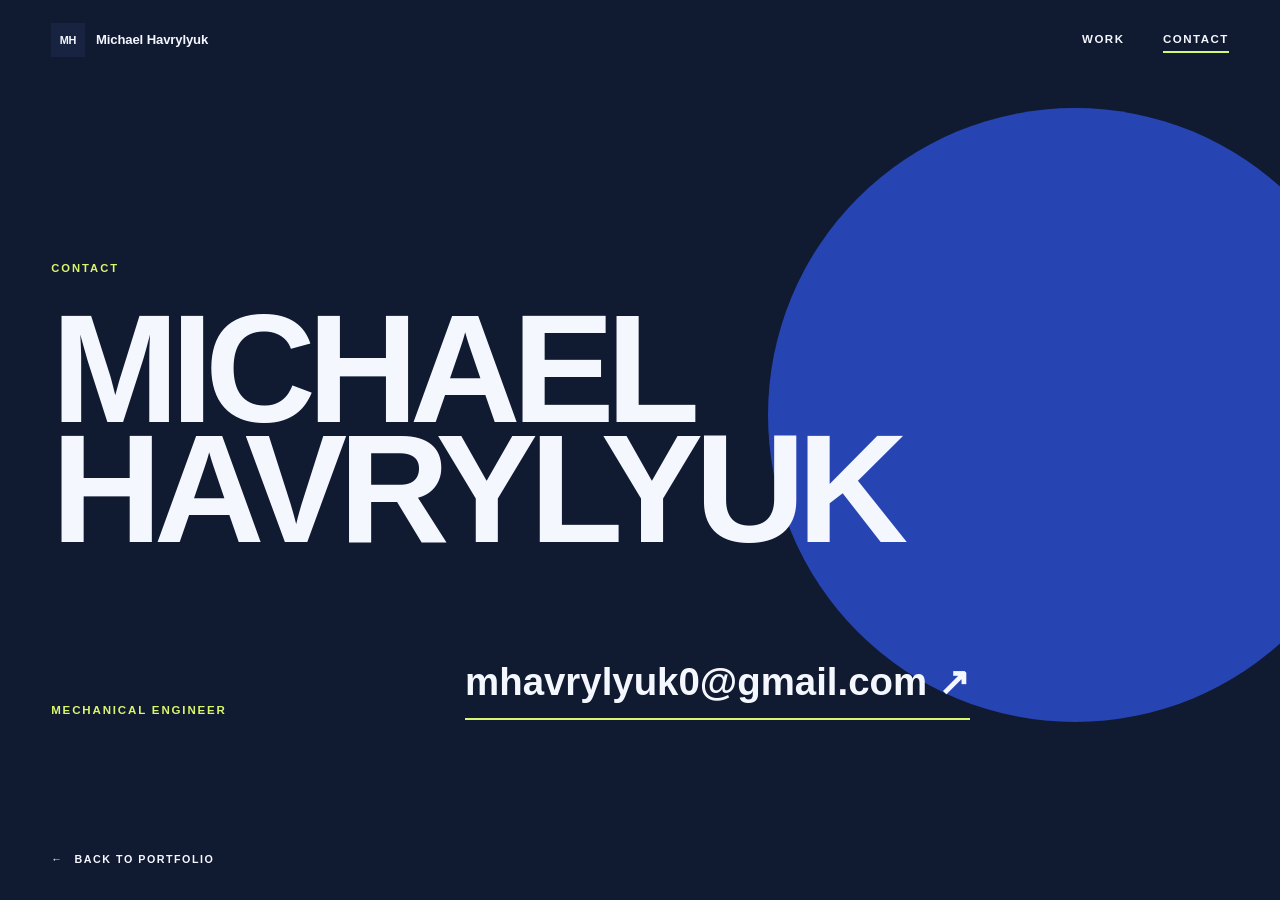
<file: contact.html>
<!doctype html>
<html lang="en">
<head>
  <meta charset="utf-8">
  <meta name="viewport" content="width=device-width, initial-scale=1">
  <meta name="description" content="Contact mechanical engineer Michael Havrylyuk.">
  <meta name="theme-color" content="#101a30">
  <title>Contact — Michael Havrylyuk</title>
  <link rel="icon" href="data:image/svg+xml,<svg xmlns=%22http://www.w3.org/2000/svg%22 viewBox=%220 0 100 100%22><rect width=%22100%22 height=%22100%22 rx=%2218%22 fill=%22%23101a30%22/><text x=%2250%22 y=%2268%22 text-anchor=%22middle%22 font-family=%22Arial%22 font-size=%2252%22 font-weight=%22700%22 fill=%22%23f5f7ff%22>MH</text></svg>">
  <link rel="stylesheet" href="styles.css">
  <script src="script.js" defer></script>
</head>
<body class="contact-page">
  <a class="skip-link" href="#main">Skip to content</a>

  <header class="site-header" data-header>
    <a class="wordmark" href="index.html" aria-label="Michael Havrylyuk, home">
      <span class="wordmark-mark" aria-hidden="true">MH</span>
      <span>Michael Havrylyuk</span>
    </a>
    <button class="menu-toggle" type="button" aria-expanded="false" aria-controls="site-nav" data-menu-toggle>
      <span>Menu</span><i aria-hidden="true"></i>
    </button>
    <nav class="site-nav" id="site-nav" aria-label="Primary navigation" data-nav>
      <a href="index.html#work">Work</a>
      <a href="contact.html" aria-current="page">Contact</a>
    </nav>
  </header>

  <main id="main" class="contact-main">
    <section class="contact-hero" aria-labelledby="contact-title">
      <p class="contact-kicker">Contact</p>
      <h1 id="contact-title">Michael<br>Havrylyuk</h1>
      <div class="contact-details">
        <p>Mechanical Engineer</p>
        <a href="mailto:mhavrylyuk0@gmail.com">mhavrylyuk0@gmail.com <span aria-hidden="true">↗</span></a>
      </div>
      <a class="contact-back" href="index.html"><span aria-hidden="true">←</span> Back to portfolio</a>
    </section>
  </main>
</body>
</html>
</file>
<file: styles.css>
/* Michael Havrylyuk — portfolio */
:root {
  --paper: #f5f7ff;
  --paper-2: #e5ebf7;
  --ink: #172340;
  --muted: #53617a;
  --accent: #3155e7;
  --highlight: #d9f66f;
  --highlight-ink: #4b631b;
  --dark: #101a30;
  --line: rgba(23, 35, 64, .18);
  --pad: clamp(1.25rem, 4vw, 4.5rem);
  --radius: .25rem;
  --display: "Arial Narrow", "Helvetica Neue", Arial, sans-serif;
  --body: Inter, "Helvetica Neue", Arial, sans-serif;
  --caps-spacing: .02em;
}

* { box-sizing: border-box; }
html { scroll-behavior: smooth; }
body { margin: 0; color: var(--ink); background: var(--paper); font-family: var(--body); line-height: 1.55; overflow-x: hidden; }
body.lightbox-open { overflow: hidden; }
img { display: block; width: 100%; }
button, a { color: inherit; }
button { font: inherit; }
a { text-decoration: none; }
::selection { color: var(--paper); background: var(--accent); }

.skip-link { position: fixed; z-index: 100; left: 1rem; top: 1rem; padding: .7rem 1rem; background: var(--ink); color: var(--paper); transform: translateY(-150%); transition: transform .2s; }
.skip-link:focus { transform: none; }
.site-header { position: fixed; z-index: 50; inset: 0 0 auto; height: 5rem; padding: 0 var(--pad); display: flex; align-items: center; justify-content: space-between; transition: background .3s, height .3s; }
.site-header.scrolled { height: 4.2rem; background: rgba(245,247,255,.92); backdrop-filter: blur(14px); }
.wordmark { display: flex; align-items: center; gap: .7rem; font-size: .82rem; font-weight: 750; letter-spacing: -.01em; transition: color .3s; }
.site-header:not(.scrolled) .wordmark > span:last-child { color: var(--paper); }
.wordmark-mark { display: grid; place-items: center; width: 2.1rem; aspect-ratio: 1; color: var(--paper); background: var(--ink); font-size: .68rem; letter-spacing: -.03em; }
.site-nav { display: flex; align-items: center; gap: clamp(1.2rem, 3vw, 3.5rem); font-size: .72rem; font-weight: 700; text-transform: uppercase; letter-spacing: calc(.11em + var(--caps-spacing)); }
.site-nav a { position: relative; padding: .8rem 0; }
.site-nav a::after { content: ""; position: absolute; left: 0; right: 100%; bottom: .55rem; height: 2px; background: var(--accent); transition: right .25s; }
.site-nav a:hover::after, .site-nav a:focus-visible::after { right: 0; }
.menu-toggle { display: none; border: 0; background: transparent; text-transform: uppercase; font-size: .7rem; font-weight: 800; letter-spacing: calc(.1em + var(--caps-spacing)); }
.site-header:not(.scrolled) .menu-toggle { color: var(--paper); }
@media (min-width: 951px) {
  .site-header:not(.scrolled) .site-nav { color: var(--paper); }
  .site-header:not(.scrolled) .site-nav a::after { background: var(--highlight); }
}

.hero { position: relative; height: 100svh; min-height: 38rem; display: grid; place-items: center; overflow: hidden; color: var(--paper); background: var(--dark); contain: layout paint; }
.hero-slides, .hero-slide, .hero-shade { position: absolute; inset: 0; width: 100%; height: 100%; }
.hero-slide { opacity: 0; transition: opacity .7s ease; }
.hero-slide.is-active { opacity: 1; }
.hero-slide img { width: 100%; height: 100%; object-fit: cover; object-position: center; }
.hero-slide:first-child img { object-position: center 45%; }
.hero-shade { z-index: 1; background: linear-gradient(90deg, rgba(16,26,48,.68), rgba(16,26,48,.18) 60%, rgba(16,26,48,.38)), linear-gradient(0deg, rgba(16,26,48,.55), transparent 52%); }
.hero-copy { position: relative; z-index: 2; width: 100%; padding: 0 clamp(5rem, 10vw, 11rem); }
.eyebrow { margin: 0 0 2rem; display: flex; align-items: center; gap: .75rem; color: var(--muted); font-size: .67rem; line-height: 1.3; font-weight: 800; text-transform: uppercase; letter-spacing: calc(.13em + var(--caps-spacing)); }
.eyebrow > span { display: none; }
.hero h1, .section-heading h2 { margin: 0; font-family: var(--display); font-size: clamp(4rem, 9.4vw, 9rem); line-height: .82; letter-spacing: calc(-.075em + var(--caps-spacing)); text-transform: uppercase; }
.hero h1 { max-width: 10ch; color: var(--paper); text-shadow: 0 .08em .35em rgba(16,26,48,.3); }
.hero-copy > p { margin: 1.5rem 0 0; color: var(--highlight); font-size: clamp(1rem, 1.7vw, 1.5rem); font-weight: 800; text-transform: uppercase; letter-spacing: calc(.16em + var(--caps-spacing)); }
.carousel-arrow { position: absolute; z-index: 3; top: 50%; width: 3.5rem; height: 3.5rem; display: grid; place-items: center; border: 1px solid rgba(245,247,255,.65); border-radius: 50%; color: var(--paper); background: rgba(16,26,48,.28); font-size: 1.5rem; cursor: pointer; transform: translateY(-50%); transition: color .2s, background .2s, border-color .2s; }
.carousel-arrow:hover, .carousel-arrow:focus-visible { color: var(--ink); background: var(--highlight); border-color: var(--highlight); }
.carousel-prev { left: var(--pad); }
.carousel-next { right: var(--pad); }
.carousel-status { position: absolute; z-index: 3; right: var(--pad); bottom: 2rem; margin: 0; font-size: .7rem; font-weight: 800; letter-spacing: .14em; }
.carousel-status span { color: var(--highlight); }
em { color: var(--accent); font-style: normal; }
.button { display: inline-flex; justify-content: space-between; align-items: center; gap: 2rem; padding: 1rem 1.2rem; font-size: .72rem; font-weight: 800; text-transform: uppercase; letter-spacing: calc(.09em + var(--caps-spacing)); }
.button-dark { color: var(--paper); background: var(--ink); }
.button-dark:hover { background: var(--accent); }
.text-link { padding: .5rem 0; font-size: .82rem; font-weight: 700; }

.metrics { display: grid; grid-template-columns: repeat(4, 1fr); }
.metrics div { min-height: 10rem; padding: 2rem var(--pad); display: flex; align-items: center; gap: 1rem; border-right: 1px solid var(--line); }
.metrics div:last-child { border: 0; }
.metrics strong { font-family: var(--display); font-size: clamp(2rem, 4vw, 4rem); line-height: 1; letter-spacing: -.06em; }
.metrics span { color: var(--muted); font-size: .68rem; line-height: 1.4; text-transform: uppercase; letter-spacing: calc(.08em + var(--caps-spacing)); }

.work { padding: clamp(6rem, 11vw, 11rem) var(--pad); }
.section-heading { display: grid; grid-template-columns: 1.3fr .7fr; gap: 4rem; align-items: end; margin-bottom: clamp(5rem, 10vw, 10rem); }
.section-heading h2 { font-size: clamp(3.7rem, 8vw, 8rem); }
.section-heading > p { max-width: 31rem; margin: 0 0 .5rem; color: var(--muted); font-size: 1rem; }
.project-number { font-family: var(--display); font-size: clamp(4rem, 8vw, 8rem); font-weight: 800; line-height: .8; letter-spacing: -.08em; color: transparent; -webkit-text-stroke: 1px var(--accent); }
.feature { display: grid; grid-template-columns: .18fr .75fr 1.07fr; gap: 3vw; padding-bottom: clamp(7rem, 12vw, 12rem); }
.feature-copy { align-self: center; }
.project-type { margin: 0 0 1rem; color: var(--accent); font-size: .63rem; font-weight: 800; text-transform: uppercase; letter-spacing: calc(.12em + var(--caps-spacing)); }
.feature h3, .case-study h3, .robotics-intro h3, .sk-header h3 { margin: 0 0 2rem; font-family: var(--display); font-size: clamp(3rem, 5.2vw, 5.8rem); line-height: .87; letter-spacing: calc(-.06em + var(--caps-spacing)); text-transform: uppercase; }
.project-lede { font-size: 1.08rem; font-weight: 600; }
.feature-copy > p:not(.project-type) { max-width: 34rem; }
.skill-list { display: flex; flex-wrap: wrap; gap: .45rem; margin: 2rem 0 0; padding: 0; list-style: none; }
.skill-list li { padding: .43rem .65rem; border: 1px solid var(--line); font-size: .62rem; font-weight: 700; text-transform: uppercase; letter-spacing: calc(.06em + var(--caps-spacing)); }
.feature-media { position: relative; min-height: 43rem; }
.image-button { border: 0; padding: 0; background: transparent; cursor: zoom-in; }
.project-image { display: block; width: 100%; min-width: 0; }
.media-main { position: absolute; inset: 0; overflow: hidden; }
.media-main img { height: 100%; object-fit: cover; object-position: center; transition: transform .6s; }
.media-main:hover img { transform: scale(1.02); }
.media-main span { position: absolute; left: 1rem; bottom: 1rem; padding: .4rem .6rem; color: var(--paper); background: var(--ink); font-size: .6rem; font-weight: 700; text-transform: uppercase; letter-spacing: calc(.09em + var(--caps-spacing)); }
.iteration-history { grid-column: 2 / -1; margin-top: 2rem; }
.iteration-history h4 { margin: 0 0 1.2rem; font-family: var(--display); font-size: clamp(1.8rem, 3vw, 3rem); line-height: 1; letter-spacing: calc(-.04em + var(--caps-spacing)); text-transform: uppercase; }
.iteration-strip { display: grid; grid-template-columns: repeat(3, 1fr); gap: .75rem; }
.iteration-strip figure { margin: 0; }
.iteration-strip button { display: block; width: 100%; }
.iteration-strip img { height: 20rem; object-fit: cover; background: var(--dark); filter: saturate(.8); }
.iteration-strip figcaption { padding: .7rem 0; color: var(--muted); font-size: .65rem; font-weight: 700; text-transform: uppercase; letter-spacing: calc(.08em + var(--caps-spacing)); }

.case-study { position: relative; left: calc(-1 * var(--pad)); width: calc(100% + 2 * var(--pad)); min-height: 48rem; display: grid; grid-template-columns: 1.05fr .95fr; }
.case-study-dark { color: var(--paper); background: var(--accent); }
.case-study-dark .project-type { color: var(--highlight); }
.case-photo { position: relative; overflow: hidden; }
.case-photo img { height: 100%; object-fit: cover; object-position: center; transition: transform .7s; }
.case-photo:hover img { transform: scale(1.025); }
.photo-label { position: absolute; left: 1.5rem; bottom: 1.5rem; padding: .55rem .7rem; background: var(--paper); color: var(--ink); font-size: .6rem; font-weight: 800; text-transform: uppercase; letter-spacing: calc(.08em + var(--caps-spacing)); }
.case-copy { padding: clamp(3rem, 7vw, 7rem); align-self: center; }
.process-list { margin: 2rem 0 0; }
.process-list > div { display: grid; grid-template-columns: 5rem 1fr; gap: 1rem; padding: 1.1rem 0; }
.process-list dt { color: var(--accent); font-size: .63rem; font-weight: 800; text-transform: uppercase; letter-spacing: calc(.1em + var(--caps-spacing)); }
.case-study-dark .process-list dt { color: var(--highlight); }
.process-list dd { margin: 0; font-size: .86rem; }
.case-thumbs { display: grid; grid-template-columns: repeat(3, 1fr); gap: .5rem; margin-top: 2rem; }
.case-thumbs img { height: 7rem; object-fit: cover; object-position: center; filter: saturate(.7); transition: filter .3s; }
.case-thumbs button:hover img { filter: saturate(1); }
.case-study-light { grid-template-columns: .8fr 1.2fr; min-height: auto; color: var(--ink); background: var(--paper-2); }
.result-callout { display: flex; align-items: center; gap: 1.2rem; }
.result-callout strong { color: var(--accent); font-family: var(--display); font-size: 5rem; line-height: 1; letter-spacing: -.06em; }
.result-callout span { font-size: .65rem; font-weight: 800; text-transform: uppercase; letter-spacing: calc(.08em + var(--caps-spacing)); }
.topology-sequence { padding: 3rem 3rem 3rem 0; display: grid; grid-template-columns: repeat(3, 1fr); gap: .7rem; align-items: center; }
.topology-sequence figure { margin: 0; background: var(--paper); }
.topology-sequence figure:nth-child(2) { transform: translateY(3rem); }
.topology-sequence img { height: 21rem; object-fit: cover; object-position: center; }
.topology-sequence figcaption { padding: 1rem; font-size: .65rem; font-weight: 800; text-transform: uppercase; letter-spacing: calc(.08em + var(--caps-spacing)); }
.topology-sequence figcaption span { color: var(--highlight-ink); margin-right: .5rem; }

.robotics-intro { display: grid; grid-template-columns: 1.25fr .75fr; gap: 4rem; align-items: end; padding: clamp(8rem, 13vw, 13rem) 0 5rem; }
.robotics-intro h3 { margin: 0; font-size: clamp(4rem, 8vw, 8rem); }
.robotics-intro > p { max-width: 30rem; color: var(--muted); }
.project-grid { display: grid; grid-template-columns: repeat(2, 1fr); gap: clamp(3rem, 6vw, 7rem) 2rem; }
.project-card { position: relative; }
.project-card-wide { grid-column: span 2; display: grid; grid-template-columns: 1.1fr .65fr .45fr; gap: 1.5rem; align-items: end; }
.card-image { position: relative; display: block; width: 100%; aspect-ratio: 1 / 1; overflow: hidden; background: var(--dark); }
.card-image img { width: 100%; height: 100%; object-fit: cover; object-position: center; transition: transform .6s; }
.media-square .card-image { aspect-ratio: .99 / 1; }
.media-portrait .card-image { aspect-ratio: .52 / 1; }
.media-tall .card-image { aspect-ratio: .81 / 1; }
.media-standard .card-image { aspect-ratio: 1.16 / 1; }
.media-wide .card-image { aspect-ratio: 1.78 / 1; }
.media-ultrawide .card-image { aspect-ratio: 1.95 / 1; }
.project-card-photo .card-image img { object-fit: cover; }
.card-image:hover img { transform: scale(1.025); }
.card-year, .expand { position: absolute; padding: .45rem .6rem; font-size: .6rem; font-weight: 800; text-transform: uppercase; letter-spacing: calc(.08em + var(--caps-spacing)); }
.card-year { left: .8rem; top: .8rem; color: var(--ink); background: var(--highlight); }
.expand { right: .8rem; bottom: .8rem; color: var(--ink); background: var(--paper); opacity: 0; transform: translateY(.4rem); transition: opacity .2s, transform .2s; }
.card-image:hover .expand, .card-image:focus-visible .expand { opacity: 1; transform: none; }
.card-copy { padding-top: 1.4rem; }
.card-copy h4 { margin: 0 0 .8rem; font-family: var(--display); font-size: clamp(2rem, 3vw, 3.4rem); line-height: .92; letter-spacing: calc(-.05em + var(--caps-spacing)); text-transform: uppercase; }
.card-copy > p:not(.project-type, .card-result) { max-width: 35rem; color: var(--muted); font-size: .85rem; }
.card-result { padding-top: .8rem; font-size: .78rem; font-weight: 600; }
.card-result span { display: block; margin-bottom: .2rem; color: var(--accent); font-size: .58rem; text-transform: uppercase; letter-spacing: calc(.1em + var(--caps-spacing)); }
.card-secondary { width: 100%; height: auto; aspect-ratio: .75 / 1; object-fit: cover; background: var(--paper-2); }
.card-secondary img { height: 100%; object-fit: cover; }
.project-card-horizontal { grid-column: span 2; display: grid; grid-template-columns: 1.2fr .8fr; gap: 2rem; align-items: center; padding-top: 2rem; }

.sk-robotics { margin-top: clamp(8rem, 13vw, 13rem); }
.sk-header { display: grid; grid-template-columns: 1fr 1fr; gap: 2rem; align-items: end; margin-bottom: 4rem; }
.sk-header .eyebrow { grid-column: span 2; }
.sk-header h3 { margin: 0; font-size: clamp(3.8rem, 7vw, 7rem); }
.sk-header > p:last-child { max-width: 30rem; color: var(--muted); }
.sk-systems { display: grid; grid-template-columns: repeat(3, 1fr); border: 1px solid var(--line); }
.system-card { position: relative; padding: 1.5rem; border-right: 1px solid var(--line); }
.system-card:last-child { border: 0; }
.system-no { font-family: var(--display); font-size: 2rem; font-weight: 800; }
.system-card img { width: 100%; height: auto; object-fit: cover; mix-blend-mode: multiply; }
.system-card:nth-child(1) img { aspect-ratio: .8 / 1; }
.system-card:nth-child(2) img { aspect-ratio: 1.39 / 1; }
.system-card:nth-child(3) img { aspect-ratio: 1.33 / 1; }
.system-card h4 { margin: 1rem 0 .5rem; font-family: var(--display); font-size: 2.5rem; text-transform: uppercase; letter-spacing: calc(-.05em + var(--caps-spacing)); }
.system-card p { color: var(--muted); font-size: .78rem; }
.sk-build { max-width: 58rem; display: grid; grid-template-columns: 3fr 1fr; align-items: end; gap: 1.5rem; margin: 2rem auto 0; }
.sk-build img { width: 100%; height: auto; aspect-ratio: .75 / 1; object-fit: cover; object-position: center; }
.sk-build p { margin: 0; padding-top: 1rem; font-size: .75rem; }
.sk-build p span { display: block; margin-bottom: .5rem; color: var(--accent); font-size: .6rem; font-weight: 800; text-transform: uppercase; letter-spacing: calc(.1em + var(--caps-spacing)); }

.small-projects { padding-top: clamp(8rem, 13vw, 13rem); }
.section-heading.compact { margin-bottom: 5rem; }
.section-heading.compact h2 { font-size: clamp(3.8rem, 7vw, 7rem); }
.small-grid { display: grid; grid-template-columns: repeat(2, 1fr); gap: 2rem; }
.small-card { position: relative; }
.small-card-images { display: grid; grid-template-columns: minmax(0, 1.3fr) minmax(0, .7fr); height: 29rem; overflow: hidden; background: var(--dark); }
.small-card-images > * { min-width: 0; min-height: 0; }
.small-card-images .image-button { display: block; width: 100%; height: 100%; overflow: hidden; }
.small-card-images img { display: block; width: 100%; height: 100%; object-fit: cover; }
.small-card-images > img { padding: 0; }
.longboard-images { grid-template-columns: minmax(0, 1fr) minmax(0, .55fr); background: var(--paper-2); }
.small-card-copy { display: grid; grid-template-columns: auto 1fr; gap: 2rem; padding: 1.8rem 0; }
.small-card-copy .project-number { font-size: 3.5rem; }
.small-card-copy h3 { margin: 0; font-family: var(--display); font-size: 2.8rem; line-height: 1; text-transform: uppercase; letter-spacing: calc(-.05em + var(--caps-spacing)); }

.site-footer { padding: 2rem var(--pad); background: var(--dark); color: var(--paper); }
.footer-links { display: grid; grid-template-columns: repeat(3, 1fr); }
.footer-links a { display: flex; justify-content: space-between; padding: 1.3rem 1rem; border-right: 1px solid rgba(245,247,255,.2); font-size: .68rem; font-weight: 800; text-transform: uppercase; letter-spacing: calc(.09em + var(--caps-spacing)); }
.footer-links a:hover { background: var(--accent); color: var(--paper); }
.footer-links a:last-child { border: 0; }
.footer-base { display: grid; grid-template-columns: 1fr 1fr 1fr; padding-top: 2rem; font-size: .63rem; font-weight: 700; text-transform: uppercase; letter-spacing: calc(.08em + var(--caps-spacing)); }
.footer-base p { margin: 0; }
.footer-base p:nth-child(2) { text-align: center; }
.footer-base a { justify-self: end; }

.contact-page { min-height: 100svh; background: var(--dark); }
.contact-page .site-header:not(.scrolled) { color: var(--paper); }
.contact-page .site-header:not(.scrolled) .menu-toggle i,
.contact-page .site-header:not(.scrolled) .menu-toggle i::after { background: var(--paper); }
.contact-page .site-nav a[aria-current="page"]::after { right: 0; background: var(--highlight); }
.contact-main { min-height: 100svh; }
.contact-hero { position: relative; min-height: 100svh; padding: clamp(8rem, 16vh, 11rem) var(--pad) 4rem; display: flex; flex-direction: column; justify-content: center; color: var(--paper); overflow: hidden; }
.contact-hero::before { content: ""; position: absolute; width: min(48vw, 42rem); aspect-ratio: 1; right: -8%; top: 12%; border-radius: 50%; background: var(--accent); opacity: .72; }
.contact-kicker { position: relative; z-index: 1; margin: 0 0 2rem; color: var(--highlight); font-size: .7rem; font-weight: 800; text-transform: uppercase; letter-spacing: calc(.16em + var(--caps-spacing)); }
.contact-hero h1 { position: relative; z-index: 1; max-width: 8ch; margin: 0; font-family: var(--display); font-size: clamp(4.5rem, 12vw, 12rem); line-height: .78; letter-spacing: calc(-.075em + var(--caps-spacing)); text-transform: uppercase; }
.contact-details { position: relative; z-index: 1; display: grid; grid-template-columns: .5fr 1fr; gap: 2rem; align-items: end; margin-top: clamp(3rem, 8vw, 7rem); }
.contact-details p { margin: 0; color: var(--highlight); font-size: .72rem; font-weight: 800; text-transform: uppercase; letter-spacing: calc(.14em + var(--caps-spacing)); }
.contact-details a { width: fit-content; max-width: 100%; padding-bottom: .4rem; color: var(--paper); font-size: clamp(1.3rem, 3vw, 3rem); font-weight: 750; border-bottom: 2px solid var(--highlight); overflow-wrap: anywhere; }
.contact-details a:hover { color: var(--highlight); }
.contact-back { position: absolute; z-index: 1; left: var(--pad); bottom: 2rem; display: flex; gap: .7rem; align-items: center; color: var(--paper); font-size: .67rem; font-weight: 800; text-transform: uppercase; letter-spacing: calc(.12em + var(--caps-spacing)); }

.lightbox { width: 100%; height: 100%; max-width: none; max-height: none; margin: 0; padding: 4rem; border: 0; color: var(--paper); background: transparent; }
.lightbox::backdrop { background: transparent; -webkit-backdrop-filter: blur(12px); backdrop-filter: blur(12px); animation: lightbox-fade-in .25s ease both; }
.lightbox[open] { display: grid; place-items: center; }
.lightbox figure { max-width: min(90vw, 78rem); max-height: 82vh; margin: 0; animation: lightbox-image-in .25s ease-out both; }
.lightbox.is-closing { animation: lightbox-fade-out .2s ease both; }
.lightbox.is-closing::backdrop { animation: lightbox-fade-out .2s ease both; }
.lightbox.is-closing figure { animation: lightbox-image-out .2s ease both; }
@keyframes lightbox-fade-in { from { opacity: 0; } to { opacity: 1; } }
@keyframes lightbox-fade-out { from { opacity: 1; } to { opacity: 0; } }
@keyframes lightbox-image-in { from { opacity: 0; transform: translateY(.5rem) scale(.97); } to { opacity: 1; transform: none; } }
@keyframes lightbox-image-out { from { opacity: 1; transform: none; } to { opacity: 0; transform: translateY(.3rem) scale(.98); } }
.lightbox img { max-width: 100%; max-height: 76vh; object-fit: contain; }
.lightbox figcaption { width: fit-content; max-width: 100%; margin: 1rem auto 0; padding: .75rem 1.2rem; color: var(--paper); background: var(--ink); border-radius: var(--radius); font-size: .72rem; text-transform: uppercase; letter-spacing: calc(.1em + var(--caps-spacing)); text-align: center; }
.lightbox figcaption:empty { display: none; }
.lightbox-close { position: fixed; z-index: 2; right: 1.5rem; top: 1.5rem; padding: .6rem .8rem; border: 1px solid rgba(245,247,255,.5); border-radius: var(--radius); color: var(--paper); background: var(--dark); font-size: .65rem; font-weight: 800; text-transform: uppercase; letter-spacing: calc(.1em + var(--caps-spacing)); cursor: pointer; }
.lightbox-close:hover, .lightbox-close:focus-visible { background: var(--accent); }
.lightbox-close span { margin-left: .5rem; font-size: 1rem; }

.reveal { opacity: 0; transform: translateY(2rem); transition: opacity .75s ease, transform .75s ease; }
.reveal[data-delay="1"] { transition-delay: .12s; }
.reveal[data-delay="2"] { transition-delay: .24s; }
.reveal.is-visible { opacity: 1; transform: none; }
@media (prefers-reduced-motion: reduce) { html { scroll-behavior: auto; } *, *::before, *::after { animation-duration: .01ms !important; transition-duration: .01ms !important; } .reveal { opacity: 1; transform: none; } }

@media (max-width: 950px) {
  .site-header { height: 4.5rem; }
  .menu-toggle { display: flex; align-items: center; gap: .7rem; cursor: pointer; }
  .menu-toggle i, .menu-toggle i::after { display: block; width: 1.4rem; height: 2px; background: var(--ink); transition: transform .25s; }
  .site-header:not(.scrolled) .menu-toggle i, .site-header:not(.scrolled) .menu-toggle i::after { background: var(--paper); }
  .menu-toggle i { position: relative; }
  .menu-toggle i::after { content: ""; position: absolute; top: .35rem; }
  .menu-toggle[aria-expanded="true"] i { transform: rotate(45deg); }
  .menu-toggle[aria-expanded="true"] i::after { top: 0; transform: rotate(90deg); }
  .site-nav { position: fixed; inset: 4.5rem 0 auto; padding: 2rem var(--pad); display: grid; gap: .6rem; color: var(--ink); background: var(--paper); transform: translateY(-130%); visibility: hidden; transition: transform .3s, visibility .3s; }
  .site-nav.is-open { transform: none; visibility: visible; }
  .site-nav a { font-size: 1.1rem; }
  .metrics { grid-template-columns: repeat(2, 1fr); }
  .metrics div:nth-child(2) { border-right: 0; }
  .section-heading { grid-template-columns: 1fr; gap: 2rem; }
  .feature { grid-template-columns: .15fr .85fr; }
  .feature-media { grid-column: span 2; }
  .iteration-history { grid-column: span 2; }
  .case-study { grid-template-columns: 1fr; }
  .case-photo { min-height: 38rem; }
  .case-study-light { grid-template-columns: 1fr; }
  .topology-sequence { padding: 0 2rem 5rem; }
  .robotics-intro { grid-template-columns: 1fr; gap: 2rem; }
  .project-card-wide { grid-template-columns: 1fr 1fr; }
  .project-card-wide .card-image { grid-column: span 2; }
  .project-card-wide .card-secondary { width: 100%; }
  .sk-systems { grid-template-columns: 1fr; }
  .system-card { display: grid; grid-template-columns: 3rem 1fr 1fr; gap: 1rem; align-items: center; border-right: 0; }
  .system-card .project-image { grid-row: span 2; }
  .system-card h4 { margin: 0; }
  .small-grid { grid-template-columns: 1fr; }
}

@media (max-width: 650px) {
  :root { --pad: 1.15rem; }
  .wordmark > span:last-child { display: none; }
  .hero { min-height: 100svh; }
  .hero-copy { padding: 0 4.5rem; }
  .hero h1 { font-size: clamp(3.6rem, 17vw, 5.5rem); }
  .hero-copy > p { font-size: .78rem; letter-spacing: calc(.12em + var(--caps-spacing)); }
  .carousel-arrow { width: 2.8rem; height: 2.8rem; }
  .carousel-prev { left: .7rem; }
  .carousel-next { right: .7rem; }
  .metrics div { min-height: 8rem; padding: 1.4rem 1rem; flex-direction: column; align-items: flex-start; gap: .5rem; }
  .metrics strong { font-size: 2.6rem; }
  .section-heading { margin-bottom: 5rem; }
  .feature { display: block; }
  .feature > * { margin-bottom: 2rem; }
  .feature-media { min-height: 31rem; }
  .iteration-history { margin-top: 2rem; }
  .iteration-strip { grid-template-columns: 1fr; }
  .iteration-strip img { height: auto; max-height: 28rem; }
  .case-photo { min-height: 28rem; }
  .case-copy { padding: 3rem 1.2rem; }
  .process-list > div { grid-template-columns: 1fr; gap: .4rem; }
  .case-thumbs img { height: 5.5rem; }
  .topology-sequence { grid-template-columns: 1fr; padding: 1rem 1.2rem 4rem; }
  .topology-sequence figure:nth-child(2) { transform: none; }
  .topology-sequence img { height: 17rem; }
  .project-grid { grid-template-columns: 1fr; }
  .project-card-wide, .project-card-horizontal { grid-column: auto; display: block; }
  .project-card-wide .card-image { grid-column: auto; }
  .card-secondary { margin-top: 1rem; height: auto; }
  .sk-header { grid-template-columns: 1fr; }
  .sk-header .eyebrow { grid-column: auto; }
  .system-card { grid-template-columns: 2rem 1fr; }
  .system-card .project-image { grid-column: span 2; grid-row: auto; }
  .system-card p { grid-column: span 2; }
  .sk-build { grid-template-columns: 1fr; margin-left: 0; }
  .small-card-images { height: 22rem; }
  .small-card-copy { gap: 1rem; }
  .footer-links { grid-template-columns: 1fr; }
  .footer-links a { border-right: 0; }
  .footer-base { grid-template-columns: 1fr auto; gap: .7rem; }
  .footer-base p:nth-child(2) { grid-row: 2; text-align: left; }
  .footer-base a { grid-column: 2; grid-row: 1; }
  .lightbox { padding: 3.5rem 1rem 1rem; }
  .contact-page .site-nav { color: var(--ink); }
  .contact-hero::before { width: 82vw; right: -35%; top: 18%; }
  .contact-details { grid-template-columns: 1fr; }
}
</file>
